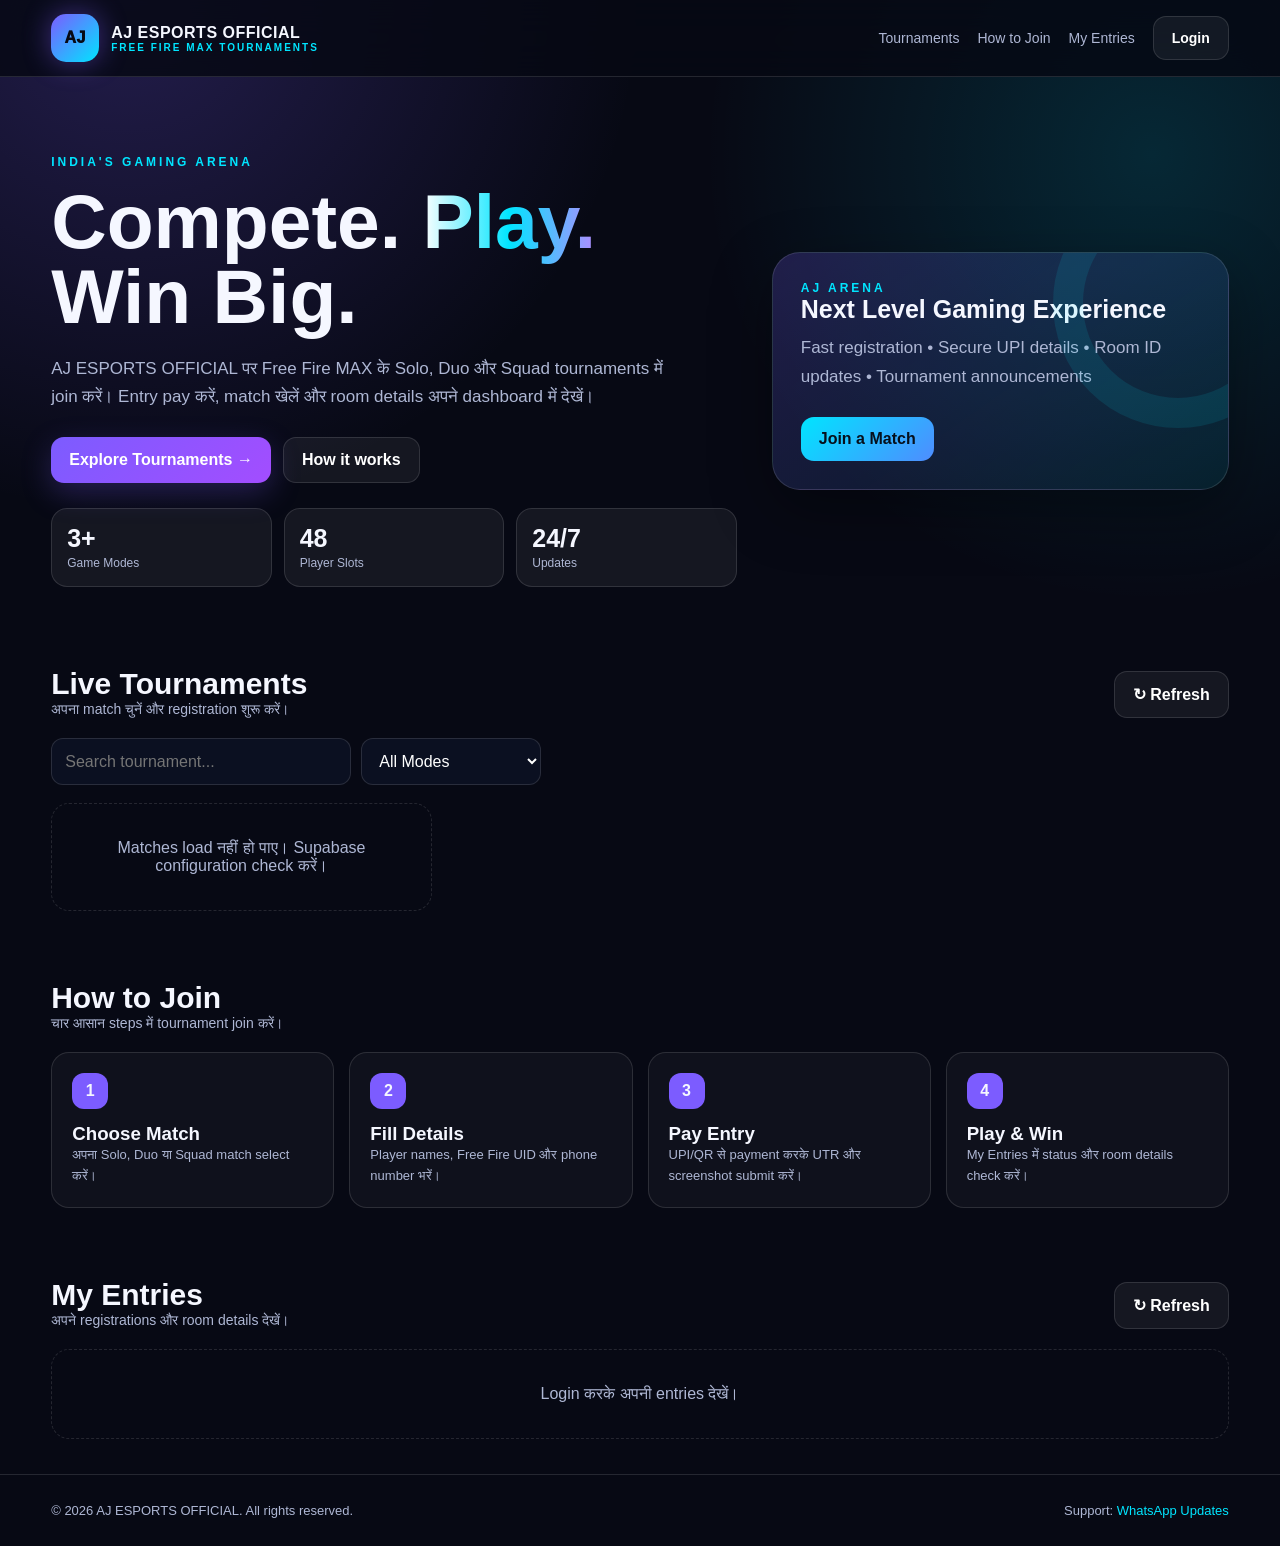
<file: AJ_ESPORTS_OFFICIAL_PRO (3).html>
<!DOCTYPE html>
<html lang="en">
<head>
<meta charset="UTF-8">
<meta name="viewport" content="width=device-width, initial-scale=1.0">
<title>AJ ESPORTS OFFICIAL | Free Fire MAX Tournaments</title>
<meta name="description" content="AJ ESPORTS OFFICIAL - Free Fire MAX tournaments, Solo Duo Squad registration, UPI payment and room details.">
<style>
:root{
 --bg:#070914;--panel:#10152a;--panel2:#151d38;--text:#f5f7ff;--muted:#aeb7d4;
 --primary:#7c5cff;--secondary:#00e5ff;--pink:#ff3d9a;--green:#35e38a;
 --danger:#ff5577;--border:rgba(255,255,255,.12);--shadow:0 20px 60px rgba(0,0,0,.35)
}
*{box-sizing:border-box;margin:0;padding:0}
body{font-family:Inter,Arial,sans-serif;background:
 radial-gradient(circle at 10% 0%,rgba(124,92,255,.24),transparent 32rem),
 radial-gradient(circle at 90% 10%,rgba(0,229,255,.14),transparent 28rem),var(--bg);
 color:var(--text);min-height:100vh}
a{text-decoration:none;color:inherit}
button,input,select,textarea{font:inherit}
button{cursor:pointer}
.container{width:min(1180px,92%);margin:auto}
header{position:sticky;top:0;z-index:20;background:rgba(7,9,20,.84);backdrop-filter:blur(18px);border-bottom:1px solid var(--border)}
.nav{min-height:76px;display:flex;align-items:center;justify-content:space-between;gap:18px}
.brand{display:flex;align-items:center;gap:12px;font-weight:900;letter-spacing:.5px}
.logo{width:48px;height:48px;border-radius:15px;display:grid;place-items:center;
 background:linear-gradient(135deg,var(--primary),var(--secondary));color:#070914;font-weight:1000;
 box-shadow:0 0 28px rgba(124,92,255,.45)}
.brand small{display:block;color:var(--secondary);font-size:10px;letter-spacing:2px}
.navlinks{display:flex;gap:18px;align-items:center;color:var(--muted);font-size:14px}
.navlinks a:hover{color:white}
.btn{border:0;border-radius:13px;padding:13px 18px;font-weight:800;display:inline-flex;justify-content:center;align-items:center;gap:8px;transition:.2s}
.btn:hover{transform:translateY(-2px)}
.btn-primary{background:linear-gradient(135deg,var(--primary),#a34dff);color:white;box-shadow:0 10px 30px rgba(124,92,255,.25)}
.btn-cyan{background:linear-gradient(135deg,var(--secondary),#4f8cff);color:#06101c}
.btn-ghost{background:rgba(255,255,255,.06);border:1px solid var(--border);color:white}
.btn-danger{background:rgba(255,85,119,.15);color:#ff9ab0;border:1px solid rgba(255,85,119,.3)}
.hero{padding:78px 0 45px;display:grid;grid-template-columns:1.2fr .8fr;gap:35px;align-items:center}
.kicker{color:var(--secondary);font-weight:900;letter-spacing:3px;font-size:12px;text-transform:uppercase}
h1{font-size:clamp(38px,6vw,78px);line-height:.98;margin:15px 0 20px}
.gradient{background:linear-gradient(90deg,#fff,var(--secondary),#b18cff);-webkit-background-clip:text;background-clip:text;color:transparent}
.hero p{color:var(--muted);font-size:17px;line-height:1.7;max-width:620px}
.actions{display:flex;flex-wrap:wrap;gap:12px;margin-top:25px}
.hero-card{background:linear-gradient(145deg,rgba(124,92,255,.22),rgba(0,229,255,.08));border:1px solid var(--border);
border-radius:28px;padding:28px;box-shadow:var(--shadow);position:relative;overflow:hidden}
.hero-card:after{content:"";position:absolute;width:190px;height:190px;border:30px solid rgba(0,229,255,.1);border-radius:50%;right:-75px;top:-75px}
.hero-card h3{font-size:25px;margin-bottom:10px}
.statgrid{display:grid;grid-template-columns:repeat(3,1fr);gap:12px;margin-top:25px}
.stat{background:rgba(255,255,255,.06);border:1px solid var(--border);border-radius:16px;padding:15px}
.stat b{font-size:25px;display:block}.stat span{font-size:12px;color:var(--muted)}
.section{padding:35px 0}.section-head{display:flex;justify-content:space-between;align-items:end;gap:15px;margin-bottom:20px}
.section h2{font-size:30px}.section-head p{color:var(--muted);font-size:14px}
.filters{display:flex;flex-wrap:wrap;gap:10px;margin-bottom:18px}
.field,.select{width:100%;background:#0b1021;color:white;border:1px solid var(--border);border-radius:12px;padding:13px;outline:none}
.field:focus,.select:focus{border-color:var(--secondary)}
.filters .field{max-width:300px}
.cards{display:grid;grid-template-columns:repeat(3,1fr);gap:18px}
.card{background:linear-gradient(160deg,rgba(21,29,56,.95),rgba(11,16,33,.95));border:1px solid var(--border);border-radius:22px;padding:20px;box-shadow:var(--shadow)}
.card-top{display:flex;justify-content:space-between;gap:12px;align-items:start}
.card h3{font-size:20px;margin:12px 0}
.badge{font-size:11px;padding:6px 9px;border-radius:99px;font-weight:900;background:rgba(53,227,138,.13);color:var(--green);white-space:nowrap}
.meta{display:grid;grid-template-columns:1fr 1fr;gap:10px;margin:18px 0}
.meta div{background:rgba(255,255,255,.05);border-radius:12px;padding:11px}
.meta small{display:block;color:var(--muted);font-size:11px}.meta b{font-size:16px}
.card .btn{width:100%}
.empty{padding:35px;text-align:center;color:var(--muted);border:1px dashed var(--border);border-radius:18px}
.steps{display:grid;grid-template-columns:repeat(4,1fr);gap:15px}
.step{padding:20px;border:1px solid var(--border);border-radius:18px;background:rgba(255,255,255,.035)}
.step b{display:grid;place-items:center;width:36px;height:36px;border-radius:12px;background:var(--primary);margin-bottom:14px}
.step p{color:var(--muted);font-size:13px;line-height:1.6}
footer{border-top:1px solid var(--border);padding:28px 0;color:var(--muted);font-size:13px}
.modal{position:fixed;inset:0;background:rgba(0,0,0,.72);display:none;align-items:center;justify-content:center;padding:18px;z-index:50}
.modal.show{display:flex}
.modal-box{width:min(650px,100%);max-height:92vh;overflow:auto;background:#0e1428;border:1px solid var(--border);border-radius:24px;padding:25px;box-shadow:var(--shadow)}
.modal-head{display:flex;justify-content:space-between;gap:15px;margin-bottom:20px}
.close{background:rgba(255,255,255,.08);border:0;color:white;border-radius:10px;width:35px;height:35px}
.formgrid{display:grid;grid-template-columns:1fr 1fr;gap:13px}
.full{grid-column:1/-1}
label{display:block;font-size:12px;color:var(--muted);margin-bottom:7px}
.qr{display:grid;place-items:center;min-height:180px;border:1px dashed var(--secondary);border-radius:18px;background:rgba(0,229,255,.04);margin:12px 0;text-align:center;padding:20px}
.qr img{max-width:180px;width:100%;border-radius:12px}
.notice{padding:13px;border-radius:12px;background:rgba(255,193,7,.1);border:1px solid rgba(255,193,7,.25);color:#ffe49a;font-size:12px;line-height:1.5}
.player{border:1px solid var(--border);border-radius:15px;padding:14px;margin-top:12px}
.player h4{margin-bottom:10px;color:var(--secondary)}
.entries{display:grid;gap:12px}.entry{padding:17px;border:1px solid var(--border);border-radius:16px;background:rgba(255,255,255,.04)}
.entry .room{margin-top:12px;padding:12px;border-radius:12px;background:rgba(53,227,138,.09);border:1px solid rgba(53,227,138,.25)}
.hidden{display:none!important}
@media(max-width:850px){.hero{grid-template-columns:1fr;padding-top:45px}.cards{grid-template-columns:1fr 1fr}.steps{grid-template-columns:1fr 1fr}.navlinks{gap:9px}.navlinks a{display:none}}
@media(max-width:560px){.cards,.formgrid{grid-template-columns:1fr}.statgrid{gap:7px}.stat{padding:11px}.stat b{font-size:21px}.hero-card{padding:20px}.section h2{font-size:25px}}
</style>
</head>
<body>
<header><div class="container nav">
<a class="brand" href="#"><div class="logo">AJ</div><div>AJ ESPORTS OFFICIAL<small>FREE FIRE MAX TOURNAMENTS</small></div></a>
<nav class="navlinks"><a href="#tournaments">Tournaments</a><a href="#how">How to Join</a><a href="#entries">My Entries</a><button class="btn btn-ghost" id="loginBtn">Login</button></nav>
</div></header>

<main>
<section class="container hero">
<div><div class="kicker">India's Gaming Arena</div><h1>Compete. <span class="gradient">Play.</span><br>Win Big.</h1>
<p>AJ ESPORTS OFFICIAL पर Free Fire MAX के Solo, Duo और Squad tournaments में join करें। Entry pay करें, match खेलें और room details अपने dashboard में देखें।</p>
<div class="actions"><a class="btn btn-primary" href="#tournaments">Explore Tournaments →</a><a class="btn btn-ghost" href="#how">How it works</a></div>
<div class="statgrid"><div class="stat"><b>3+</b><span>Game Modes</span></div><div class="stat"><b>48</b><span>Player Slots</span></div><div class="stat"><b>24/7</b><span>Updates</span></div></div></div>
<div class="hero-card"><div class="kicker">AJ ARENA</div><h3>Next Level Gaming Experience</h3><p>Fast registration • Secure UPI details • Room ID updates • Tournament announcements</p><div class="actions"><button class="btn btn-cyan" onclick="scrollToSection('tournaments')">Join a Match</button></div></div>
</section>

<section class="container section" id="tournaments"><div class="section-head"><div><h2>Live Tournaments</h2><p>अपना match चुनें और registration शुरू करें।</p></div><button class="btn btn-ghost" onclick="loadMatches()">↻ Refresh</button></div>
<div class="filters"><input class="field" id="search" placeholder="Search tournament..." oninput="renderMatches()"><select class="select" id="modeFilter" onchange="renderMatches()" style="max-width:180px"><option value="">All Modes</option><option>Solo</option><option>Duo</option><option>Squad</option></select></div>
<div class="cards" id="matchCards"><div class="empty">Matches loading...</div></div></section>

<section class="container section" id="how"><div class="section-head"><div><h2>How to Join</h2><p>चार आसान steps में tournament join करें।</p></div></div>
<div class="steps"><div class="step"><b>1</b><h3>Choose Match</h3><p>अपना Solo, Duo या Squad match select करें।</p></div><div class="step"><b>2</b><h3>Fill Details</h3><p>Player names, Free Fire UID और phone number भरें।</p></div><div class="step"><b>3</b><h3>Pay Entry</h3><p>UPI/QR से payment करके UTR और screenshot submit करें।</p></div><div class="step"><b>4</b><h3>Play & Win</h3><p>My Entries में status और room details check करें।</p></div></div></section>

<section class="container section" id="entries"><div class="section-head"><div><h2>My Entries</h2><p>अपने registrations और room details देखें।</p></div><button class="btn btn-ghost" onclick="loadEntries()">↻ Refresh</button></div><div id="entriesList" class="entries"><div class="empty">Login करके अपनी entries देखें।</div></div></section>
</main>

<footer><div class="container" style="display:flex;justify-content:space-between;gap:15px;flex-wrap:wrap"><span>© 2026 AJ ESPORTS OFFICIAL. All rights reserved.</span><span>Support: <a href="https://wa.me/" target="_blank" style="color:var(--secondary)">WhatsApp Updates</a></span></div></footer>

<div class="modal" id="modal"><div class="modal-box"><div class="modal-head"><div><div class="kicker">REGISTRATION</div><h2 id="modalTitle">Join Tournament</h2></div><button class="close" onclick="closeModal()">✕</button></div>
<form id="registrationForm"><input type="hidden" id="matchId"><input type="hidden" id="matchAmount">
<div class="formgrid"><div><label>Tournament</label><input class="field" id="matchName" readonly></div><div><label>Game Mode</label><input class="field" id="matchMode" readonly></div><div><label>Captain Phone</label><input class="field" id="phone" required pattern="[0-9]{10}" placeholder="10 digit mobile"></div><div><label>Team Name</label><input class="field" id="teamName" placeholder="Solo में optional"></div></div>
<div id="players"></div>
<div class="qr"><div><b>Payment UPI ID</b><p style="color:var(--secondary);font-size:18px;margin:7px 0">ajesportsofficial@ibl</p><p style="font-size:12px;color:var(--muted)">QR image यहाँ add करें या Pay Now button से UPI app खोलें।</p><button type="button" class="btn btn-cyan" onclick="payNow()">Pay Now ₹<span id="payAmount">0</span></button></div></div>
<div class="formgrid"><div><label>UTR / Transaction ID</label><input class="field" id="utr" required placeholder="Payment reference number"></div><div><label>Payment Screenshot</label><input class="field" id="proof" type="file" accept="image/*"></div></div>
<div class="notice" style="margin:15px 0">Payment करने के बाद सही UTR भरें। Fake या duplicate payment details देने पर registration cancel हो सकता है।</div>
<button class="btn btn-primary" style="width:100%" type="submit">Submit Registration →</button><p id="formMsg" style="margin-top:12px;color:var(--secondary);font-size:13px"></p>
</form></div></div>

<div class="modal" id="authModal"><div class="modal-box"><div class="modal-head"><div><div class="kicker">ACCOUNT</div><h2>Login / Signup</h2></div><button class="close" onclick="closeAuth()">✕</button></div>
<form id="authForm"><div class="formgrid"><div class="full"><label>Email</label><input class="field" id="email" type="email" required></div><div class="full"><label>Password</label><input class="field" id="password" type="password" required minlength="6"></div></div><button class="btn btn-primary" style="width:100%;margin-top:15px">Continue</button><p id="authMsg" style="margin-top:12px;color:var(--secondary);font-size:13px"></p></form></div></div>

<script>
const SUPABASE_URL = "https://otjwqfxvaxfgjibwtlkq.supabase.co";
const SUPABASE_ANON_KEY = "eyJhbGciOiJIUzI1NiIsInR5cCI6IkpXVCJ9.eyJpc3MiOiJzdXBhYmFzZSIsInJlZiI6Im90andxZnh2YXhmZ2ppYnd0bGtxIiwicm9sZSI6ImFub24iLCJpYXQiOjE3ODg1MzYzMTEsImV4cCI6MjEwNDExMjMxMX0.-7c1LCvwcI0QD6-ZT5aBKAmVouuLU2HU_HTKkLFnbLc";
const UPI_ID = "ajesportsofficial@ibl";
let matches=[], currentUser=null;

const $=id=>document.getElementById(id);
function show(id){$(id).classList.add("show")} function hide(id){$(id).classList.remove("show")}
function closeModal(){hide("modal")} function closeAuth(){hide("authModal")}
function scrollToSection(id){document.getElementById(id).scrollIntoView({behavior:"smooth"})}
function headers(){return {"apikey":SUPABASE_ANON_KEY,"Authorization":"Bearer "+SUPABASE_ANON_KEY,"Content-Type":"application/json"}}
async function api(table,params="",options={}){if(SUPABASE_URL.startsWith("YOUR_"))return null;const r=await fetch(`${SUPABASE_URL}/rest/v1/${table}${params}`,{headers:headers(),...options});if(!r.ok)throw new Error(await r.text());return r.status===204?null:r.json()}

async function loadMatches(){
 try{
  const data=await api("Matches","?select=*&order=id.desc");
  matches=data||[
   {id:"demo-solo",title:"Daily Solo Clash",mode:"Solo",entry_fee:20,prize_pool:800,per_kill:10,status:"Upcoming",slots:48},
   {id:"demo-duo",title:"Duo Battle Arena",mode:"Duo",entry_fee:50,prize_pool:2000,per_kill:20,status:"Upcoming",slots:48},
   {id:"demo-squad",title:"Squad Championship",mode:"Squad",entry_fee:100,prize_pool:5000,per_kill:30,status:"Upcoming",slots:48}
  ];
  renderMatches();
 }catch(e){matches=[];$("matchCards").innerHTML='<div class="empty">Matches load नहीं हो पाए। Supabase configuration check करें।</div>'}
}
function val(o,...keys){for(const k of keys)if(o&&o[k]!==undefined)return o[k];return ""}
function renderMatches(){
 const q=$("search").value.toLowerCase(),mode=$("modeFilter").value;
 const list=matches.filter(m=>(val(m,"title","name")||"").toLowerCase().includes(q)&&(!mode||val(m,"mode","game_mode")===mode));
 $("matchCards").innerHTML=list.length?list.map(m=>`<article class="card"><div class="card-top"><span class="badge">${val(m,"status")||"Upcoming"}</span><span style="color:var(--secondary);font-size:12px">${val(m,"mode","game_mode")||"Open"}</span></div><h3>${val(m,"title","name")||"Tournament"}</h3><div class="meta"><div><small>Prize Pool</small><b>₹${val(m,"prize_pool","prize")||0}</b></div><div><small>Entry Fee</small><b>₹${val(m,"entry_fee","amount")||0}</b></div><div><small>Per Kill</small><b>₹${val(m,"per_kill","kill_reward")||0}</b></div><div><small>Slots</small><b>${val(m,"slots","max_players")||48}</b></div></div><button class="btn btn-primary" onclick="openRegistration('${m.id}')">Join Match →</button></article>`).join(""):'<div class="empty">इस filter में कोई tournament नहीं मिला।</div>';
}
function openRegistration(id){
 const m=matches.find(x=>String(x.id)===String(id));if(!m)return;
 $("matchId").value=m.id;$("matchAmount").value=val(m,"entry_fee","amount")||0;
 $("matchName").value=val(m,"title","name");$("matchMode").value=val(m,"mode","game_mode")||"Solo";
 $("payAmount").textContent=$("matchAmount").value;
 const count=($("matchMode").value==="Solo"?1:$("matchMode").value==="Duo"?2:4);
 $("players").innerHTML=Array.from({length:count},(_,i)=>`<div class="player"><h4>Player ${i+1}${i===0?" (Captain)":""}</h4><div class="formgrid"><div><label>Player Name</label><input class="field" name="player${i+1}_name" required></div><div><label>Free Fire UID</label><input class="field" name="player${i+1}_uid" required inputmode="numeric"></div></div></div>`).join("");
 $("teamName").required=count>1;show("modal");
}
function payNow(){location.href=`upi://pay?pa=${encodeURIComponent(UPI_ID)}&pn=AJ%20ESPORTS%20OFFICIAL&am=${encodeURIComponent($("matchAmount").value)}&cu=INR`}
$("registrationForm").addEventListener("submit",async e=>{
 e.preventDefault();$("formMsg").textContent="Submitting...";
 const fd=new FormData(e.target),payload={match_id:$("matchId").value,user_id:currentUser?.id||null,mode:$("matchMode").value,team_name:$("teamName").value,phone:$("phone").value,amount:Number($("matchAmount").value),payment_id:$("utr").value,status:"Pending"};
 for(let i=1;i<=4;i++){payload["player"+i+"_name"]=fd.get("player"+i+"_name")||null;payload["player"+i+"_uid"]=fd.get("player"+i+"_uid")||null}
 try{
  if(SUPABASE_URL.startsWith("YOUR_")){localStorage.setItem("aj_demo_entry",JSON.stringify(payload));$("formMsg").textContent="Demo registration saved. Supabase connect करने पर live save होगा.";return}
  await api("Tournament_Registrations","",{method:"POST",headers:{...headers(),"Prefer":"return=minimal"},body:JSON.stringify(payload)});
  $("formMsg").textContent="Registration submitted successfully!";
 }catch(err){$("formMsg").textContent="Submit failed: "+err.message}
});
$("loginBtn").onclick=()=>show("authModal");
$("authForm").addEventListener("submit",async e=>{
 e.preventDefault();$("authMsg").textContent="Please connect Supabase Auth for live login.";
});
async function loadEntries(){
 if(!currentUser){$("entriesList").innerHTML='<div class="empty">पहले Login करें।</div>';return}
 try{
  const data=await api("Tournament_Registrations",`?user_id=eq.${encodeURIComponent(currentUser.id)}&select=*`);
  $("entriesList").innerHTML=(data||[]).map(x=>`<div class="entry"><b>${x.team_name||"Registration"}</b><p style="color:var(--muted);font-size:13px">Mode: ${x.mode||"-"} • Status: ${x.status||"Pending"}</p>${x.room_id?`<div class="room">Room ID: <b>${x.room_id}</b><br>Password: <b>${x.room_password||"-"}</b></div>`:'<p style="color:var(--muted);font-size:12px;margin-top:8px">Room details match publish होने के बाद दिखेंगे।</p>'}</div>`).join("")||'<div class="empty">No entries found.</div>';
 }catch(e){$("entriesList").innerHTML='<div class="empty">Entries load नहीं हो पाईं।</div>'}
}
loadMatches();
</script>
</body>
</html>
</file>
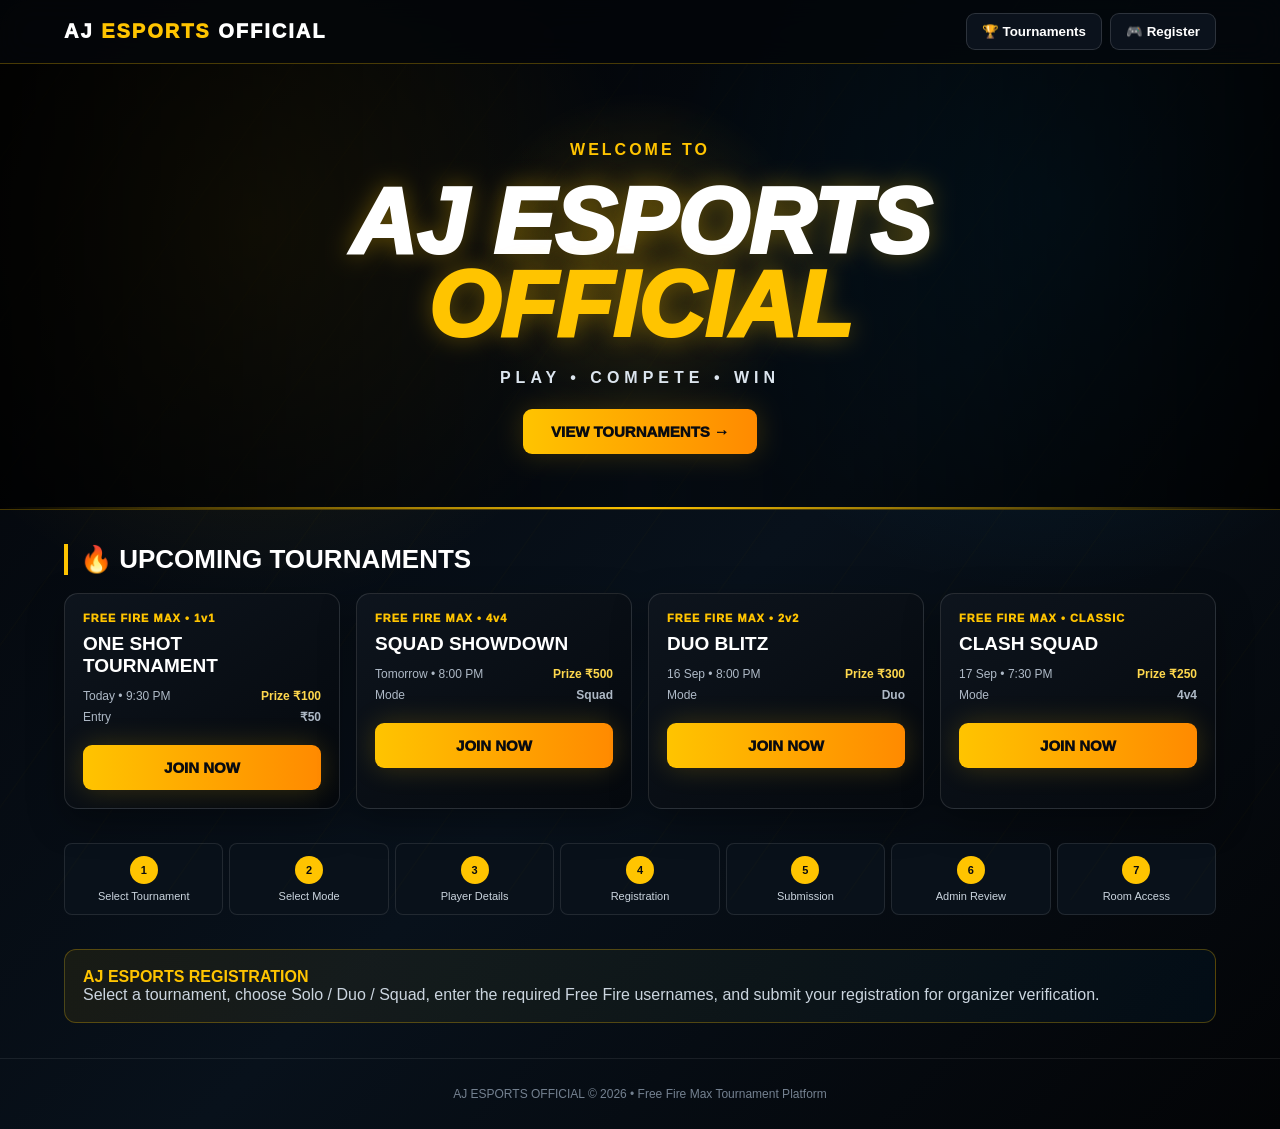
<file: index_AJ_ESPORTS_CINEMATIC_THEME.html>
<!DOCTYPE html>
<html lang="en">
<head>
<meta charset="UTF-8">
<meta name="viewport" content="width=device-width,initial-scale=1.0">
<title>AJ ESPORTS OFFICIAL</title>
<style>
*{box-sizing:border-box;margin:0;padding:0}
:root{--gold:#ffc400;--gold2:#ff8a00;--bg:#05070b;--panel:#0b1018;--line:rgba(255,196,0,.28)}
body{
  font-family:Arial,Helvetica,sans-serif;color:#fff;background:
  radial-gradient(circle at 20% 20%,rgba(255,196,0,.13),transparent 28%),
  radial-gradient(circle at 82% 18%,rgba(0,170,255,.12),transparent 28%),
  linear-gradient(135deg,#030407,#08111b 55%,#030406);
  min-height:100vh;overflow-x:hidden;
}
body:before{content:"";position:fixed;inset:0;pointer-events:none;opacity:.16;background:
 repeating-linear-gradient(125deg,transparent 0 90px,rgba(255,196,0,.12) 91px,transparent 93px);
}
header{
  position:sticky;top:0;z-index:20;display:flex;align-items:center;justify-content:space-between;
  padding:13px 5%;background:rgba(3,5,9,.88);backdrop-filter:blur(14px);
  border-bottom:1px solid var(--line)
}
.brand{font-weight:1000;letter-spacing:2px;font-size:20px}.brand span{color:var(--gold)}
nav{display:flex;gap:8px;flex-wrap:wrap;justify-content:flex-end}
nav button,.btn{
  border:1px solid rgba(255,255,255,.14);background:#0b121c;color:#fff;border-radius:9px;
  padding:10px 15px;font-weight:800;cursor:pointer
}
nav button:hover{border-color:var(--gold);color:var(--gold)}
.hero{
  min-height:390px;display:flex;align-items:center;justify-content:center;text-align:center;padding:55px 20px;
  position:relative;border-bottom:1px solid var(--line);
  background:
   linear-gradient(90deg,rgba(0,0,0,.8),rgba(0,0,0,.28),rgba(0,0,0,.8)),
   radial-gradient(circle at 50% 45%,rgba(255,196,0,.24),transparent 25%);
}
.hero:after{content:"";position:absolute;inset:auto 0 0;height:2px;background:linear-gradient(90deg,transparent,var(--gold),transparent)}
.hero h1{font-size:clamp(42px,8vw,92px);line-height:.9;font-weight:1000;font-style:italic;text-shadow:0 0 25px rgba(255,196,0,.35)}
.hero h1 span{color:var(--gold)}
.hero p{margin:22px 0;color:#dce5ee;letter-spacing:5px;font-weight:800}
.mainBtn{border:0;background:linear-gradient(90deg,var(--gold),var(--gold2));color:#090b10;padding:14px 28px;border-radius:9px;font-weight:1000;font-size:15px;cursor:pointer;box-shadow:0 0 28px rgba(255,196,0,.2)}
.section{padding:34px 5%;position:relative}
.section h2{font-size:26px;margin-bottom:18px;border-left:4px solid var(--gold);padding-left:12px}
.cards{display:grid;grid-template-columns:repeat(auto-fit,minmax(245px,1fr));gap:16px}
.card{
  position:relative;overflow:hidden;background:linear-gradient(145deg,rgba(14,21,30,.97),rgba(5,9,14,.97));
  border:1px solid rgba(255,255,255,.12);border-radius:14px;padding:18px;
  box-shadow:0 12px 35px rgba(0,0,0,.35);transition:.2s
}
.card:hover{transform:translateY(-4px);border-color:var(--gold);box-shadow:0 0 25px rgba(255,196,0,.12)}
.card .tag{color:var(--gold);font-size:11px;font-weight:1000;letter-spacing:1px}
.card h3{margin:9px 0 12px;font-size:19px}
.meta{display:flex;justify-content:space-between;gap:8px;color:#aeb9c6;font-size:12px;margin:7px 0}
.prize{color:#ffd84d;font-weight:900}
.card .join{width:100%;margin-top:14px}
.flow{display:grid;grid-template-columns:repeat(7,1fr);gap:6px;padding:0 5% 34px}
.step{background:#09111a;border:1px solid rgba(255,255,255,.1);padding:12px 7px;text-align:center;border-radius:8px;font-size:11px;color:#cbd5df}
.step b{display:block;width:28px;height:28px;line-height:28px;margin:0 auto 6px;border-radius:50%;background:var(--gold);color:#090b10}
.info{
 margin:0 5% 35px;padding:18px;border:1px solid var(--line);border-radius:12px;
 background:linear-gradient(90deg,rgba(255,196,0,.07),rgba(0,150,255,.05));color:#cbd5df
}
footer{text-align:center;padding:28px;color:#748190;border-top:1px solid rgba(255,255,255,.08);font-size:12px}
.modal{display:none;position:fixed;inset:0;z-index:50;background:rgba(0,0,0,.8);backdrop-filter:blur(8px);align-items:center;justify-content:center;padding:15px}
.modalBox{width:min(520px,96vw);max-height:92vh;overflow:auto;background:#090e15;border:1px solid var(--line);border-radius:16px;padding:22px;box-shadow:0 25px 80px #000}
.close{float:right;font-size:25px;cursor:pointer;color:#aaa}
.modalBox h2{color:var(--gold);margin-bottom:18px}
label{display:block;color:#ffd84d;font-weight:800;font-size:12px;margin:12px 0 6px}
input,select{width:100%;padding:12px;border-radius:9px;border:1px solid #36414e;background:#05080d;color:#fff;outline:none}
.notice{margin-top:15px;padding:12px;border-radius:9px;background:rgba(255,196,0,.07);border:1px solid rgba(255,196,0,.2);color:#dbe3ea;font-size:12px;line-height:1.5}
@media(max-width:800px){.flow{grid-template-columns:repeat(2,1fr)}header{align-items:flex-start;gap:12px}.hero{min-height:330px}}
</style>
</head>
<body>

<header>
  <div class="brand">AJ <span>ESPORTS</span> OFFICIAL</div>
  <nav>
    <button onclick="document.getElementById('tournaments').scrollIntoView({behavior:'smooth'})">🏆 Tournaments</button>
    <button onclick="openModal()">🎮 Register</button>
  </nav>
</header>

<section class="hero">
  <div>
    <p style="color:var(--gold);letter-spacing:3px">WELCOME TO</p>
    <h1>AJ ESPORTS<br><span>OFFICIAL</span></h1>
    <p>PLAY • COMPETE • WIN</p>
    <button class="mainBtn" onclick="document.getElementById('tournaments').scrollIntoView({behavior:'smooth'})">VIEW TOURNAMENTS →</button>
  </div>
</section>

<section class="section" id="tournaments">
  <h2>🔥 UPCOMING TOURNAMENTS</h2>
  <div class="cards">
    <article class="card"><div class="tag">FREE FIRE MAX • 1v1</div><h3>ONE SHOT TOURNAMENT</h3><div class="meta"><span>Today • 9:30 PM</span><span class="prize">Prize ₹100</span></div><div class="meta"><span>Entry</span><b>₹50</b></div><button class="mainBtn join" onclick="openModal()">JOIN NOW</button></article>
    <article class="card"><div class="tag">FREE FIRE MAX • 4v4</div><h3>SQUAD SHOWDOWN</h3><div class="meta"><span>Tomorrow • 8:00 PM</span><span class="prize">Prize ₹500</span></div><div class="meta"><span>Mode</span><b>Squad</b></div><button class="mainBtn join" onclick="openModal()">JOIN NOW</button></article>
    <article class="card"><div class="tag">FREE FIRE MAX • 2v2</div><h3>DUO BLITZ</h3><div class="meta"><span>16 Sep • 8:00 PM</span><span class="prize">Prize ₹300</span></div><div class="meta"><span>Mode</span><b>Duo</b></div><button class="mainBtn join" onclick="openModal()">JOIN NOW</button></article>
    <article class="card"><div class="tag">FREE FIRE MAX • CLASSIC</div><h3>CLASH SQUAD</h3><div class="meta"><span>17 Sep • 7:30 PM</span><span class="prize">Prize ₹250</span></div><div class="meta"><span>Mode</span><b>4v4</b></div><button class="mainBtn join" onclick="openModal()">JOIN NOW</button></article>
  </div>
</section>

<div class="flow">
  <div class="step"><b>1</b>Select Tournament</div>
  <div class="step"><b>2</b>Select Mode</div>
  <div class="step"><b>3</b>Player Details</div>
  <div class="step"><b>4</b>Registration</div>
  <div class="step"><b>5</b>Submission</div>
  <div class="step"><b>6</b>Admin Review</div>
  <div class="step"><b>7</b>Room Access</div>
</div>

<div class="info">
  <strong style="color:var(--gold)">AJ ESPORTS REGISTRATION</strong><br>
  Select a tournament, choose Solo / Duo / Squad, enter the required Free Fire usernames, and submit your registration for organizer verification.
</div>

<div class="modal" id="joinModal">
  <div class="modalBox">
    <span class="close" onclick="closeModal()">×</span>
    <h2>🎮 TOURNAMENT REGISTRATION</h2>
    <label>Tournament</label><select><option>One Shot Tournament</option><option>Squad Showdown</option><option>Duo Blitz</option><option>Clash Squad</option></select>
    <label>Mode</label><select><option>Solo</option><option>Duo</option><option>Squad</option></select>
    <label>Player 1 — FF Username</label><input placeholder="Enter Free Fire username">
    <label>Player 2 — FF Username (Duo/Squad)</label><input placeholder="Enter Free Fire username">
    <label>Player 3 — FF Username (Squad)</label><input placeholder="Enter Free Fire username">
    <label>Player 4 — FF Username (Squad)</label><input placeholder="Enter Free Fire username">
    <label>Captain Phone Number</label><input inputmode="numeric" maxlength="10" placeholder="10 digit mobile number">
    <div class="notice">Registration is a demo/UI flow in this theme preview. No payment or payment-gateway action is performed here.</div>
    <button class="mainBtn" style="width:100%;margin-top:15px" onclick="submitted()">SUBMIT REGISTRATION</button>
  </div>
</div>

<footer>AJ ESPORTS OFFICIAL © 2026 • Free Fire Max Tournament Platform</footer>

<script>
function openModal(){document.getElementById('joinModal').style.display='flex'}
function closeModal(){document.getElementById('joinModal').style.display='none'}
function submitted(){alert('Registration form preview submitted. Connect your approved backend flow before using this for real registrations.');closeModal()}
document.getElementById('joinModal').addEventListener('click',e=>{if(e.target.id==='joinModal')closeModal()})
</script>
</body>
</html>
</file>
